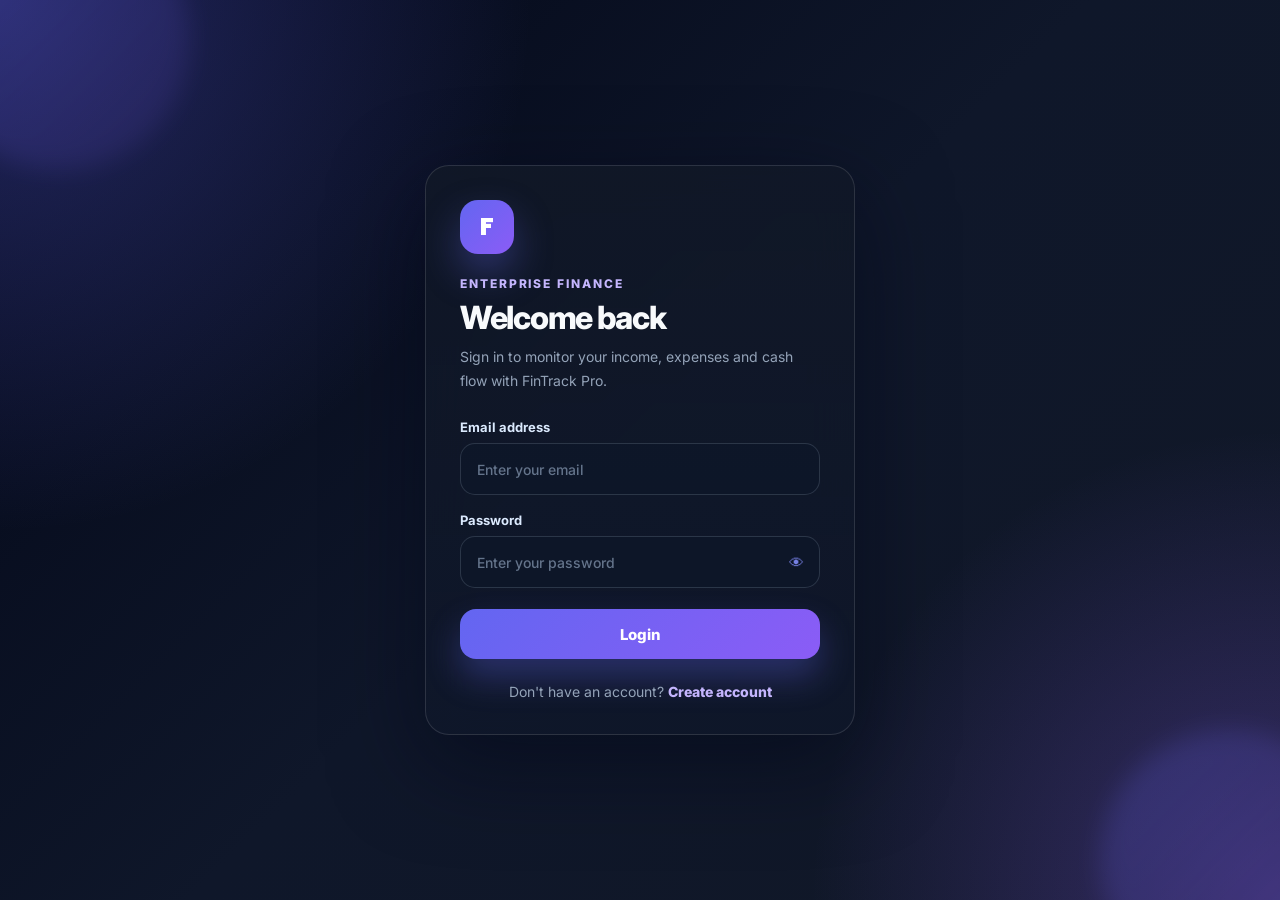
<file: index.html>
<!DOCTYPE html>
<html lang="en">
<head>
    <meta charset="UTF-8">
    <meta name="viewport" content="width=device-width, initial-scale=1.0">
    <title>Login - FinTrack Pro</title>
    <link rel="preconnect" href="https://fonts.googleapis.com">
    <link rel="preconnect" href="https://fonts.gstatic.com" crossorigin>
    <link href="https://fonts.googleapis.com/css2?family=Inter:wght@400;500;600;700;800&family=Poppins:wght@400;500;600;700&display=swap" rel="stylesheet">
    <link rel="stylesheet" href="login.css">
    <link rel="shortcut icon" href="heart (1).png" type="image/x-icon">
</head>
<body>
    <main class="auth-screen">
        <section class="auth-panel">
            <div class="brand-mark">
                <span>F</span>
            </div>
            <div class="auth-heading">
                <p class="eyebrow-text">Enterprise Finance</p>
                <h1>Welcome back</h1>
                <p>Sign in to monitor your income, expenses and cash flow with FinTrack Pro.</p>
            </div>
            <form id="signinForm" class="account-form">
                <div class="control-block">
                    <label for="signinEmail">Email address</label>
                    <div class="control-shell">
                        <input type="email" id="signinEmail" placeholder="Enter your email" required>
                    </div>
                </div>
                <div class="control-block">
                    <label for="signinPassword">Password</label>
                    <div class="control-shell password-shell">
                        <input type="password" id="signinPassword" placeholder="Enter your password" required>
                        <span class="password-icon">👁</span>
                    </div>
                </div>
                <button type="submit" class="primary-action">Login</button>
            </form>
            <p class="switch-copy">Don't have an account? <a href="register.html">Create account</a></p>
        </section>
    </main>
    <script src="login.js"></script>
</body>
</html>
</file>
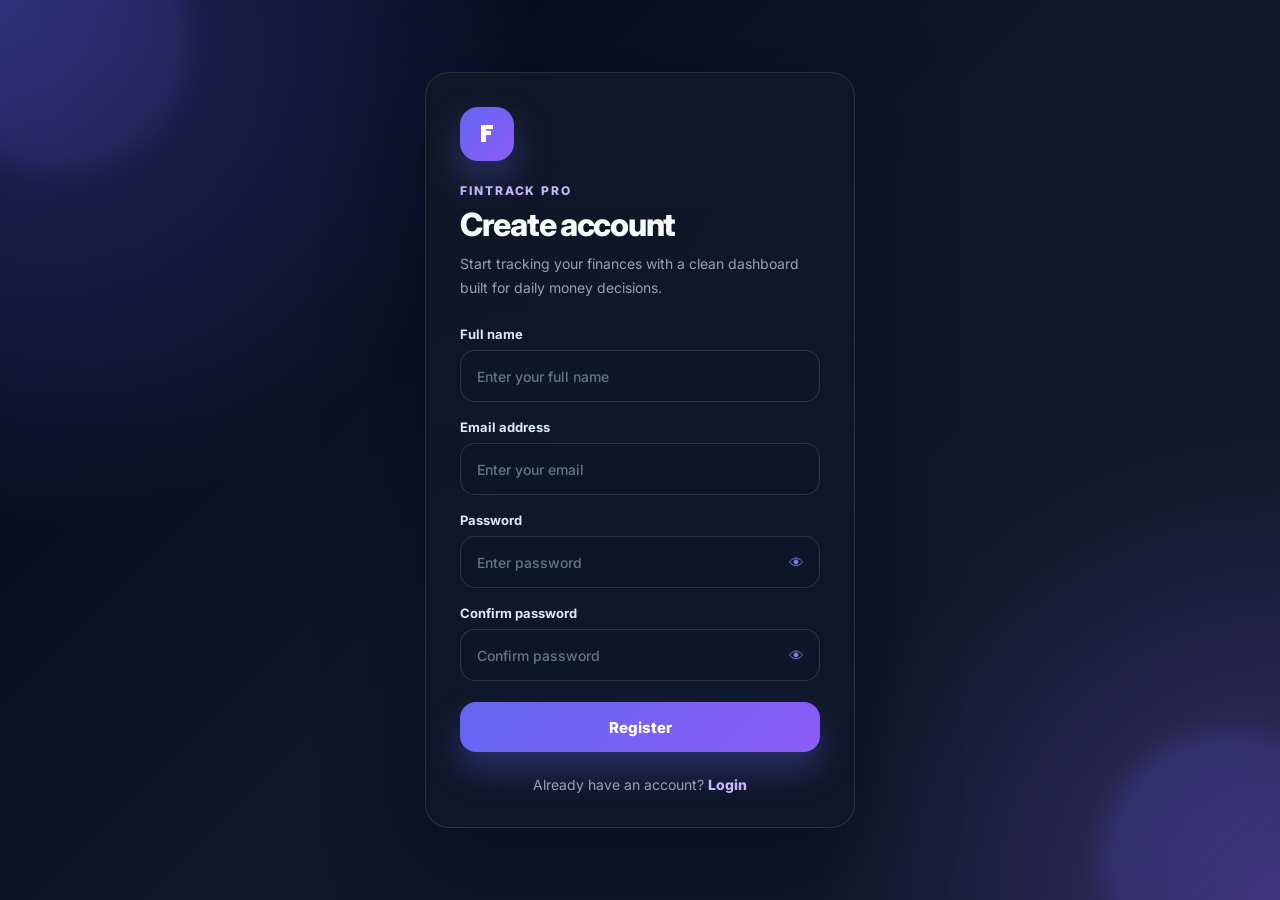
<file: register.html>
<!DOCTYPE html>
<html lang="en">
<head>
    <meta charset="UTF-8">
    <meta name="viewport" content="width=device-width, initial-scale=1.0">
    <title>Register - FinTrack Pro</title>
    <link rel="preconnect" href="https://fonts.googleapis.com">
    <link rel="preconnect" href="https://fonts.gstatic.com" crossorigin>
    <link href="https://fonts.googleapis.com/css2?family=Inter:wght@400;500;600;700;800&family=Poppins:wght@400;500;600;700&display=swap" rel="stylesheet">
    <link rel="stylesheet" href="register.css">
    <link rel="shortcut icon" href="./heart (2).png" type="image/x-icon">
</head>
<body>
    <main class="auth-screen">
        <section class="auth-panel register-panel">
            <div class="brand-mark">
                <span>F</span>
            </div>
            <div class="auth-heading">
                <p class="eyebrow-text">FinTrack Pro</p>
                <h1>Create account</h1>
                <p>Start tracking your finances with a clean dashboard built for daily money decisions.</p>
            </div>
            <form id="signupForm" class="account-form">
                <div class="control-block">
                    <label for="signupName">Full name</label>
                    <div class="control-shell">
                        <input type="text" id="signupName" placeholder="Enter your full name" required>
                    </div>
                </div>
                <div class="control-block">
                    <label for="signupEmail">Email address</label>
                    <div class="control-shell">
                        <input type="email" id="signupEmail" placeholder="Enter your email" required>
                    </div>
                </div>
                <div class="control-block">
                    <label for="signupPassword">Password</label>
                    <div class="control-shell password-shell">
                        <input type="password" id="signupPassword" placeholder="Enter password" required>
                        <span class="password-icon">👁</span>
                    </div>
                </div>
                <div class="control-block">
                    <label for="signupConfirm">Confirm password</label>
                    <div class="control-shell password-shell">
                        <input type="password" id="signupConfirm" placeholder="Confirm password" required>
                        <span class="password-icon">👁</span>
                    </div>
                </div>
                <button type="submit" class="primary-action">Register</button>
            </form>
            <p class="switch-copy">Already have an account? <a href="index.html">Login</a></p>
        </section>
    </main>
    <script src="register.js"></script>
</body>
</html>
</file>
<file: login.css>
:root{
    --deep:#0f172a;
    --panel:rgba(15,23,42,.72);
    --card:#111827;
    --line:rgba(148,163,184,.22);
    --text:#f8fafc;
    --muted:#94a3b8;
    --primary:#6366f1;
    --secondary:#8b5cf6;
    --success:#22c55e;
    --danger:#ef4444;
    --shadow:0 28px 90px rgba(2,6,23,.52);
}
*{
    margin:0;
    padding:0;
    box-sizing:border-box;
}
html,body{
    min-height:100%;
}
body{
    font-family:"Inter","Poppins",sans-serif;
    color:var(--text);
    background:
        radial-gradient(circle at top left,rgba(99,102,241,.34),transparent 34%),
        radial-gradient(circle at bottom right,rgba(139,92,246,.32),transparent 30%),
        linear-gradient(135deg,#020617,#0f172a 50%,#111827);
}
.auth-screen{
    min-height:100vh;
    display:grid;
    place-items:center;
    padding:28px;
    position:relative;
    overflow:hidden;
}
.auth-screen::before,
.auth-screen::after{
    content:"";
    position:absolute;
    width:260px;
    height:260px;
    border-radius:50%;
    background:linear-gradient(135deg,rgba(99,102,241,.38),rgba(139,92,246,.18));
    filter:blur(12px);
    opacity:.55;
}
.auth-screen::before{
    top:-90px;
    left:-70px;
}
.auth-screen::after{
    right:-80px;
    bottom:-90px;
}
.auth-panel{
    width:min(430px,100%);
    padding:34px;
    border:1px solid rgba(255,255,255,.12);
    border-radius:24px;
    background:linear-gradient(180deg,rgba(17,24,39,.88),rgba(15,23,42,.76));
    box-shadow:var(--shadow);
    backdrop-filter:blur(22px);
    animation:riseIn .55s ease both;
    position:relative;
    z-index:1;
}
.brand-mark{
    width:54px;
    height:54px;
    border-radius:18px;
    display:grid;
    place-items:center;
    margin-bottom:22px;
    background:linear-gradient(135deg,var(--primary),var(--secondary));
    box-shadow:0 18px 38px rgba(99,102,241,.35);
}
.brand-mark span{
    font:800 25px "Poppins",sans-serif;
    color:white;
}
.auth-heading{
    margin-bottom:26px;
}
.eyebrow-text{
    color:#c4b5fd;
    font-size:12px;
    letter-spacing:.16em;
    text-transform:uppercase;
    font-weight:800;
    margin-bottom:10px;
}
.auth-heading h1{
    font-size:32px;
    line-height:1.08;
    letter-spacing:-.04em;
    margin-bottom:10px;
    font-weight:800;
}
.auth-heading p:not(.eyebrow-text){
    color:var(--muted);
    font-size:14px;
    line-height:1.7;
}
.account-form{
    display:grid;
    gap:17px;
}
.control-block{
    display:grid;
    gap:8px;
}
.control-block label{
    color:#dbeafe;
    font-size:13px;
    font-weight:700;
}
.control-shell{
    min-height:50px;
    border-radius:15px;
    border:1px solid var(--line);
    background:rgba(15,23,42,.7);
    display:flex;
    align-items:center;
    transition:border-color .3s ease,box-shadow .3s ease,background .3s ease,transform .3s ease;
}
.control-shell:focus-within{
    border-color:rgba(99,102,241,.85);
    background:rgba(15,23,42,.92);
    box-shadow:0 0 0 4px rgba(99,102,241,.16);
    transform:translateY(-1px);
}
.control-shell input{
    width:100%;
    height:50px;
    border:0;
    outline:0;
    background:transparent;
    color:var(--text);
    padding:0 16px;
    font:500 14px "Inter",sans-serif;
}
.control-shell input::placeholder{
    color:#64748b;
}
.password-shell input{
    padding-right:44px;
}
.password-shell{
    position:relative;
}
.password-icon{
    position:absolute;
    right:15px;
    color:#818cf8;
    font-size:15px;
    opacity:.9;
    pointer-events:none;
}
.primary-action{
    width:100%;
    height:50px;
    border:0;
    border-radius:16px;
    cursor:pointer;
    margin-top:4px;
    color:white;
    font:800 15px "Inter",sans-serif;
    background:linear-gradient(135deg,var(--primary),var(--secondary));
    box-shadow:0 18px 34px rgba(99,102,241,.32);
    transition:transform .3s ease,box-shadow .3s ease,filter .3s ease;
}
.primary-action:hover{
    transform:translateY(-2px);
    filter:saturate(1.08);
    box-shadow:0 22px 42px rgba(99,102,241,.42);
}
.primary-action:active{
    transform:translateY(0) scale(.99);
}
.switch-copy{
    color:var(--muted);
    text-align:center;
    margin-top:24px;
    font-size:14px;
}
.switch-copy a{
    color:#c4b5fd;
    text-decoration:none;
    font-weight:800;
}
.switch-copy a:hover{
    color:white;
}
@keyframes riseIn{
    from{
        opacity:0;
        transform:translateY(18px) scale(.98);
    }
    to{
        opacity:1;
        transform:translateY(0) scale(1);
    }
}
@media(max-width:480px){
    .auth-screen{
        padding:18px;
    }
    .auth-panel{
        padding:26px 22px;
        border-radius:20px;
    }
    .auth-heading h1{
        font-size:28px;
    }
}
</file>
<file: register.css>
:root{
    --deep:#0f172a;
    --panel:rgba(15,23,42,.72);
    --card:#111827;
    --line:rgba(148,163,184,.22);
    --text:#f8fafc;
    --muted:#94a3b8;
    --primary:#6366f1;
    --secondary:#8b5cf6;
    --success:#22c55e;
    --danger:#ef4444;
    --shadow:0 28px 90px rgba(2,6,23,.52);
}
*{
    margin:0;
    padding:0;
    box-sizing:border-box;
}
html,body{
    min-height:100%;
}
body{
    font-family:"Inter","Poppins",sans-serif;
    color:var(--text);
    background:
        radial-gradient(circle at top left,rgba(99,102,241,.34),transparent 34%),
        radial-gradient(circle at bottom right,rgba(139,92,246,.32),transparent 30%),
        linear-gradient(135deg,#020617,#0f172a 50%,#111827);
}
.auth-screen{
    min-height:100vh;
    display:grid;
    place-items:center;
    padding:28px;
    position:relative;
    overflow:hidden;
}
.auth-screen::before,
.auth-screen::after{
    content:"";
    position:absolute;
    width:260px;
    height:260px;
    border-radius:50%;
    background:linear-gradient(135deg,rgba(99,102,241,.38),rgba(139,92,246,.18));
    filter:blur(12px);
    opacity:.55;
}
.auth-screen::before{
    top:-90px;
    left:-70px;
}
.auth-screen::after{
    right:-80px;
    bottom:-90px;
}
.auth-panel{
    width:min(430px,100%);
    padding:34px;
    border:1px solid rgba(255,255,255,.12);
    border-radius:24px;
    background:linear-gradient(180deg,rgba(17,24,39,.88),rgba(15,23,42,.76));
    box-shadow:var(--shadow);
    backdrop-filter:blur(22px);
    animation:riseIn .55s ease both;
    position:relative;
    z-index:1;
}
.brand-mark{
    width:54px;
    height:54px;
    border-radius:18px;
    display:grid;
    place-items:center;
    margin-bottom:22px;
    background:linear-gradient(135deg,var(--primary),var(--secondary));
    box-shadow:0 18px 38px rgba(99,102,241,.35);
}
.brand-mark span{
    font:800 25px "Poppins",sans-serif;
    color:white;
}
.auth-heading{
    margin-bottom:26px;
}
.eyebrow-text{
    color:#c4b5fd;
    font-size:12px;
    letter-spacing:.16em;
    text-transform:uppercase;
    font-weight:800;
    margin-bottom:10px;
}
.auth-heading h1{
    font-size:32px;
    line-height:1.08;
    letter-spacing:-.04em;
    margin-bottom:10px;
    font-weight:800;
}
.auth-heading p:not(.eyebrow-text){
    color:var(--muted);
    font-size:14px;
    line-height:1.7;
}
.account-form{
    display:grid;
    gap:17px;
}
.control-block{
    display:grid;
    gap:8px;
}
.control-block label{
    color:#dbeafe;
    font-size:13px;
    font-weight:700;
}
.control-shell{
    min-height:50px;
    border-radius:15px;
    border:1px solid var(--line);
    background:rgba(15,23,42,.7);
    display:flex;
    align-items:center;
    transition:border-color .3s ease,box-shadow .3s ease,background .3s ease,transform .3s ease;
}
.control-shell:focus-within{
    border-color:rgba(99,102,241,.85);
    background:rgba(15,23,42,.92);
    box-shadow:0 0 0 4px rgba(99,102,241,.16);
    transform:translateY(-1px);
}
.control-shell input{
    width:100%;
    height:50px;
    border:0;
    outline:0;
    background:transparent;
    color:var(--text);
    padding:0 16px;
    font:500 14px "Inter",sans-serif;
}
.control-shell input::placeholder{
    color:#64748b;
}
.password-shell input{
    padding-right:44px;
}
.password-shell{
    position:relative;
}
.password-icon{
    position:absolute;
    right:15px;
    color:#818cf8;
    font-size:15px;
    opacity:.9;
    pointer-events:none;
}
.primary-action{
    width:100%;
    height:50px;
    border:0;
    border-radius:16px;
    cursor:pointer;
    margin-top:4px;
    color:white;
    font:800 15px "Inter",sans-serif;
    background:linear-gradient(135deg,var(--primary),var(--secondary));
    box-shadow:0 18px 34px rgba(99,102,241,.32);
    transition:transform .3s ease,box-shadow .3s ease,filter .3s ease;
}
.primary-action:hover{
    transform:translateY(-2px);
    filter:saturate(1.08);
    box-shadow:0 22px 42px rgba(99,102,241,.42);
}
.primary-action:active{
    transform:translateY(0) scale(.99);
}
.switch-copy{
    color:var(--muted);
    text-align:center;
    margin-top:24px;
    font-size:14px;
}
.switch-copy a{
    color:#c4b5fd;
    text-decoration:none;
    font-weight:800;
}
.switch-copy a:hover{
    color:white;
}
@keyframes riseIn{
    from{
        opacity:0;
        transform:translateY(18px) scale(.98);
    }
    to{
        opacity:1;
        transform:translateY(0) scale(1);
    }
}
@media(max-width:480px){
    .auth-screen{
        padding:18px;
    }
    .auth-panel{
        padding:26px 22px;
        border-radius:20px;
    }
    .auth-heading h1{
        font-size:28px;
    }
}
</file>
